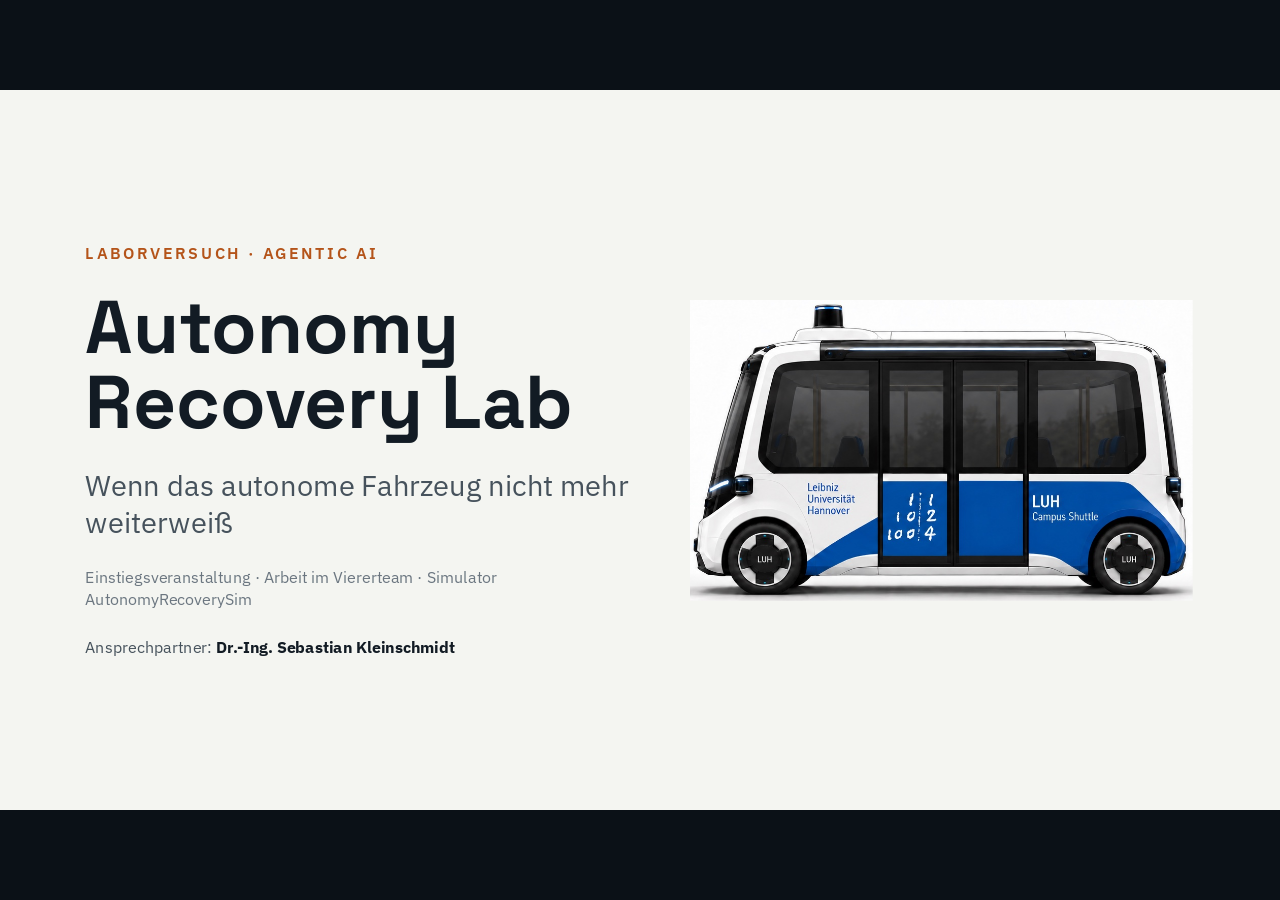
<file: docs/Auftakt_Autonomy_Recovery_Lab.html>
<!doctype html>
<html lang="de">
<head>
<meta charset="utf-8">
<meta name="viewport" content="width=device-width, initial-scale=1">
<title>Autonomy Recovery Lab – Einstieg</title>
<link rel="preconnect" href="https://fonts.googleapis.com">
<link rel="stylesheet" href="https://fonts.googleapis.com/css2?family=Space+Grotesk:wght@500;600;700&family=IBM+Plex+Sans:ital,wght@0,400;0,600;1,400&family=JetBrains+Mono:wght@400;600&display=swap">
<style>
  :root { --frame: #0B1117; }
  * { margin: 0; padding: 0; box-sizing: border-box; }
  html, body { height: 100%; background: var(--frame); overflow: hidden; }
  body { font-family: 'IBM Plex Sans', Arial, sans-serif; }
  #stage { position: absolute; left: 50%; top: 50%; width: 1920px; height: 1080px; transform-origin: center; }
  .slide { position: absolute; inset: 0; width: 1920px; height: 1080px; overflow: hidden; }
  .slide:not(.active) { display: none !important; }
  .slide div:not([style*="display"]) { display: flex; flex-direction: column; }
  .notes { display: none; }
  .shape-arrow-right { clip-path: polygon(0 30%, 60% 30%, 60% 0, 100% 50%, 60% 100%, 60% 70%, 0 70%); }
  #bar { position: fixed; left: 0; right: 0; bottom: 0; display: flex; gap: 12px; align-items: center; justify-content: flex-end;
         padding: 8px 16px; font: 14px 'IBM Plex Sans', Arial, sans-serif; color: #B9C4CC; opacity: 0; transition: opacity .2s; }
  body:hover #bar, #bar:focus-within { opacity: 1; }
  #bar button { background: #1C2833; color: #F4F5F1; border: 1px solid #2C3A47; border-radius: 6px; padding: 6px 12px; font: inherit; cursor: pointer; }
  #notes { position: fixed; left: 16px; right: 16px; bottom: 52px; max-height: 40vh; overflow: auto; display: none;
           background: #F4F5F1; color: #121B24; border-radius: 10px; padding: 16px 20px; font: 18px/1.5 'IBM Plex Sans', Arial, sans-serif; }
  body.show-notes #notes { display: block; }
  @media print {
    @page { size: 1920px 1080px; margin: 0; }
    html, body { height: auto; overflow: visible; background: none; }
    #stage { position: static; transform: none !important; width: auto; height: auto; }
    .slide, .slide:not(.active) { position: relative; display: flex !important; page-break-after: always; break-after: page; }
    #bar, #notes { display: none !important; }
  }
</style>
</head>
<body>
<main id="stage" aria-live="polite">
<section class="slide" data-number="1" id="cover" data-transition="fade" style="background:#F4F5F1;color:#121B24;font-family:'IBM Plex Sans', Arial, sans-serif;padding:128px;display:flex;flex-direction:row;align-items:center;gap:64px">
<div style="flex:1;display:flex;flex-direction:column;gap:40px">
<p style="font-size:24px;font-weight:600;letter-spacing:4px;text-transform:uppercase;color:#B4541A">Laborversuch · Agentic AI</p>
<h1 style="font-family:'Space Grotesk', Arial, sans-serif;font-size:112px;font-weight:700;line-height:1.0;color:#121B24">Autonomy<br>Recovery Lab</h1>
<p style="font-size:44px;line-height:1.25;color:#46525C">Wenn das autonome Fahrzeug nicht mehr weiterweiß</p>
<p style="font-size:24px;color:#6B7680">Einstiegsveranstaltung · Arbeit im Viererteam · Simulator AutonomyRecoverySim</p>
<p style="font-size:24px;color:#46525C">Ansprechpartner: <b style="color:#121B24">Dr.-Ing. Sebastian Kleinschmidt</b></p>
</div>
<img src="[data-uri]" alt="Autonomes Campus-Shuttle in Seitenansicht" style="width:760px;height:451px;object-fit:contain">
<aside class="notes">Willkommen zum Laborversuch. Das Bild zeigt ein autonomes Shuttle, wie es auf einem Campus fahren könnte. Solche Fahrzeuge fahren die meiste Zeit problemlos. Dieser Versuch beschäftigt sich mit den Momenten, in denen sie nicht weiterwissen, und mit der Frage, wie ein Agent mit Sprachmodell dann helfen kann, ohne selbst zum Risiko zu werden.</aside>
</section>
<section class="slide" data-number="2" id="lage" data-transition="fade" style="background:#121B24;color:#F4F5F1;font-family:'IBM Plex Sans', Arial, sans-serif;padding:128px 128px 160px;display:flex;flex-direction:column;gap:64px">
<div style="display:flex;flex-direction:column;gap:16px">
<p style="font-size:24px;font-weight:600;letter-spacing:4px;text-transform:uppercase;color:#F2994A">Das Problem</p>
<h2 style="font-family:'Space Grotesk', Arial, sans-serif;font-size:72px;font-weight:700;line-height:1.1;color:#F4F5F1">Das Fahrzeug steht und kommt nicht weiter</h2>
</div>
<div style="display:flex;flex-direction:row;gap:32px">
<div style="flex:1;display:flex;flex-direction:column;gap:24px;background:#1C2833;border:1px solid #2C3A47;border-radius:20px;padding:40px">
<svg class="icon" aria-hidden="true" viewBox="0 0 24 24" fill="none" stroke="currentColor" stroke-width="2" stroke-linecap="round" stroke-linejoin="round" style="color:#F2994A;width:56px;height:56px;flex:none"><path d="m21.73 18-8-14a2 2 0 0 0-3.48 0l-8 14A2 2 0 0 0 4 21h16a2 2 0 0 0 1.73-3"/><path d="M12 9v4"/><path d="M12 17h.01"/></svg>
<h3 style="font-size:32px;font-weight:600;line-height:1.25;color:#F4F5F1">Lieferwagen in zweiter Reihe</h3>
<p style="font-size:24px;line-height:1.4;color:#B9C4CC">Fährt er gleich weiter, oder ist der Fahrer weg?</p>
</div>
<div style="flex:1;display:flex;flex-direction:column;gap:24px;background:#1C2833;border:1px solid #2C3A47;border-radius:20px;padding:40px">
<svg class="icon" aria-hidden="true" viewBox="0 0 24 24" fill="none" stroke="currentColor" stroke-width="2" stroke-linecap="round" stroke-linejoin="round" style="color:#F2994A;width:56px;height:56px;flex:none"><path d="M4 14a1 1 0 0 1-.78-1.63l9.9-10.2a.5.5 0 0 1 .86.46l-1.92 6.02A1 1 0 0 0 13 10h7a1 1 0 0 1 .78 1.63l-9.9 10.2a.5.5 0 0 1-.86-.46l1.92-6.02A1 1 0 0 0 11 14z"/></svg>
<h3 style="font-size:32px;font-weight:600;line-height:1.25;color:#F4F5F1">Ampel ausgefallen</h3>
<p style="font-size:24px;line-height:1.4;color:#B9C4CC">Dunkel ist nicht rot. Wer gibt die Kreuzung frei?</p>
</div>
<div style="flex:1;display:flex;flex-direction:column;gap:24px;background:#1C2833;border:1px solid #2C3A47;border-radius:20px;padding:40px">
<svg class="icon" aria-hidden="true" viewBox="0 0 24 24" fill="none" stroke="currentColor" stroke-width="2" stroke-linecap="round" stroke-linejoin="round" style="color:#F2994A;width:56px;height:56px;flex:none"><circle cx="11" cy="11" r="8"/><path d="m21 21-4.3-4.3"/></svg>
<h3 style="font-size:32px;font-weight:600;line-height:1.25;color:#F4F5F1">Ladung auf der Fahrbahn</h3>
<p style="font-size:24px;line-height:1.4;color:#B9C4CC">Karton oder Stahlteil? Drüberfahren oder umfahren?</p>
</div>
<div style="flex:1;display:flex;flex-direction:column;gap:24px;background:#1C2833;border:1px solid #2C3A47;border-radius:20px;padding:40px">
<svg class="icon" aria-hidden="true" viewBox="0 0 24 24" fill="none" stroke="currentColor" stroke-width="2" stroke-linecap="round" stroke-linejoin="round" style="color:#F2994A;width:56px;height:56px;flex:none"><path d="M14.7 6.3a1 1 0 0 0 0 1.4l1.6 1.6a1 1 0 0 0 1.4 0l3.77-3.77a6 6 0 0 1-7.94 7.94l-6.91 6.91a2.12 2.12 0 0 1-3-3l6.91-6.91a6 6 0 0 1 7.94-7.94l-3.76 3.76z"/></svg>
<h3 style="font-size:32px;font-weight:600;line-height:1.25;color:#F4F5F1">Baustelle ohne Umleitung</h3>
<p style="font-size:24px;line-height:1.4;color:#B9C4CC">Wenden, umplanen oder die Leitstelle rufen?</p>
</div>
</div>
<p style="font-size:32px;line-height:1.4;color:#B9C4CC">Der Fahrstack hält sicher an, <span style="color:#F4F5F1">löst die Lage aber nicht auf</span>. Dafür gibt es in diesem Labor einen eigenen Agenten.</p>
<p style="position:absolute;left:128px;bottom:64px;width:1200px;font-size:24px;color:#8C99A4">Autonomy Recovery Lab · Einstieg</p>
<p style="position:absolute;right:128px;bottom:64px;width:200px;font-size:24px;color:#8C99A4;text-align:right">2</p>
<aside class="notes">Vier typische Lagen, alle im Simulator enthalten. Allen gemeinsam ist: Das Fahrzeug verhält sich korrekt, indem es anhält. Aber Anhalten ist keine Lösung. Ein menschlicher Fahrer würde jetzt nachdenken, genauer hinsehen und dann etwas tun, zum Beispiel vorsichtig vorbeifahren, warten oder umkehren. Genau diese Rolle übernimmt euer Agent.</aside>
</section>
<section class="slide" data-number="3" id="rolle" data-transition="fade" style="background:#F4F5F1;color:#121B24;font-family:'IBM Plex Sans', Arial, sans-serif;padding:128px 128px 160px;display:flex;flex-direction:column;gap:64px">
<div style="display:flex;flex-direction:column;gap:16px">
<p style="font-size:24px;font-weight:600;letter-spacing:4px;text-transform:uppercase;color:#B4541A">Eure Aufgabe</p>
<h2 style="font-family:'Space Grotesk', Arial, sans-serif;font-size:72px;font-weight:700;line-height:1.1;color:#121B24">Euer Agent übernimmt ab dem Stillstand</h2>
</div>
<div style="display:flex;flex-direction:row;align-items:center;gap:24px">
<div style="flex:1;display:flex;flex-direction:column;gap:20px;background:#FBFBF8;border:1px solid #D5DAD3;border-radius:20px;padding:40px">
<p style="font-family:'Space Grotesk', Arial, sans-serif;font-size:44px;font-weight:700;color:#2A64A0">1</p>
<h3 style="font-size:32px;font-weight:600;line-height:1.25;color:#121B24">Lage untersuchen</h3>
<p style="font-size:24px;line-height:1.4;color:#46525C">Werkzeuge abfragen: Hindernis, Gegenverkehr, Sicht, Karte, Mission, Fahrstack</p>
</div>
<div class="shape shape-arrow-right" aria-hidden="true" style="background:#B4541A;width:56px;height:32px;flex:none"></div>
<div style="flex:1;display:flex;flex-direction:column;gap:20px;background:#FBFBF8;border:1px solid #D5DAD3;border-radius:20px;padding:40px">
<p style="font-family:'Space Grotesk', Arial, sans-serif;font-size:44px;font-weight:700;color:#2A64A0">2</p>
<h3 style="font-size:32px;font-weight:600;line-height:1.25;color:#121B24">Befehl wählen</h3>
<p style="font-size:24px;line-height:1.4;color:#46525C">Genau ein High-Level-Befehl mit Parametern und Begründung</p>
</div>
<div class="shape shape-arrow-right" aria-hidden="true" style="background:#B4541A;width:56px;height:32px;flex:none"></div>
<div style="flex:1;display:flex;flex-direction:column;gap:20px;background:#FBFBF8;border:1px solid #D5DAD3;border-radius:20px;padding:40px">
<p style="font-family:'Space Grotesk', Arial, sans-serif;font-size:44px;font-weight:700;color:#2A64A0">3</p>
<h3 style="font-size:32px;font-weight:600;line-height:1.25;color:#121B24">Simulator prüft und fährt</h3>
<p style="font-size:24px;line-height:1.4;color:#46525C">Regeln, Sicherheit, Ausführung; gemessen werden Sicherheit, Erfolg, Standzeit, Kosten</p>
</div>
</div>
<p style="font-size:32px;line-height:1.4;color:#46525C"><b style="color:#121B24">Kein Lenkrad, keine Trajektorie.</b> Der Agent entscheidet, <i>was</i> geschieht. <i>Wie</i> gelenkt und gebremst wird, erledigt der zertifizierte Ausführer.</p>
<p style="position:absolute;left:128px;bottom:64px;width:1200px;font-size:24px;color:#6B7680">Autonomy Recovery Lab · Einstieg</p>
<p style="position:absolute;right:128px;bottom:64px;width:200px;font-size:24px;color:#6B7680;text-align:right">3</p>
<aside class="notes">Der Agent wird erst gerufen, wenn der Stillstandsmonitor einen möglichen Deadlock meldet. Dann hat er ein begrenztes Budget an Werkzeugaufrufen, um die Lage zu verstehen, und reicht einen Befehl ein. Wichtig für das Verständnis: Der Agent ist kein Fahrer. Er ist eher wie ein Disponent, der sagt: Fahr vorsichtig links vorbei, maximal 35 Meter. Die Ausführung und die Sicherheitsüberwachung bleiben Infrastruktur.</aside>
</section>
<section class="slide" data-number="4" id="frage" data-transition="fade" style="background:#E7EAE4;color:#121B24;font-family:'IBM Plex Sans', Arial, sans-serif;padding:128px 128px 160px;display:flex;flex-direction:column;gap:56px">
<div style="display:flex;flex-direction:column;gap:16px">
<p style="font-size:24px;font-weight:600;letter-spacing:4px;text-transform:uppercase;color:#B4541A">Die erste Frage</p>
<h2 style="font-family:'Space Grotesk', Arial, sans-serif;font-size:72px;font-weight:700;line-height:1.1;color:#121B24">Steckt das Fahrzeug wirklich fest?</h2>
</div>
<div style="display:flex;flex-direction:row;gap:32px">
<div style="flex:1;display:flex;flex-direction:column;gap:24px;background:#FBFBF8;border:1px solid #D5DAD3;border-radius:20px;padding:48px">
<div style="display:flex;flex-direction:row;align-items:center;gap:20px">
<svg class="icon" aria-hidden="true" viewBox="0 0 24 24" fill="none" stroke="currentColor" stroke-width="2" stroke-linecap="round" stroke-linejoin="round" style="color:#2A64A0;width:48px;height:48px;flex:none"><circle cx="12" cy="12" r="10"/><polyline points="12 6 12 12 16 14"/></svg>
<h3 style="font-size:32px;font-weight:600;color:#121B24">Warten ist richtig</h3>
</div>
<p style="font-size:32px;line-height:1.4;color:#46525C">Rote Ampel, Güterzug am Bahnübergang, Stau, geplanter Halt</p>
<p style="font-size:32px;line-height:1.4;color:#2A64A0;font-weight:600">Wer hier eingreift, löst einen Fehlalarm aus.</p>
</div>
<div style="flex:1;display:flex;flex-direction:column;gap:24px;background:#FBFBF8;border:1px solid #D5DAD3;border-radius:20px;padding:48px">
<div style="display:flex;flex-direction:row;align-items:center;gap:20px">
<svg class="icon" aria-hidden="true" viewBox="0 0 24 24" fill="none" stroke="currentColor" stroke-width="2" stroke-linecap="round" stroke-linejoin="round" style="color:#B4541A;width:48px;height:48px;flex:none"><path d="M4 14a1 1 0 0 1-.78-1.63l9.9-10.2a.5.5 0 0 1 .86.46l-1.92 6.02A1 1 0 0 0 13 10h7a1 1 0 0 1 .78 1.63l-9.9 10.2a.5.5 0 0 1-.86-.46l1.92-6.02A1 1 0 0 0 11 14z"/></svg>
<h3 style="font-size:32px;font-weight:600;color:#121B24">Eingriff ist nötig</h3>
</div>
<p style="font-size:32px;line-height:1.4;color:#46525C">Ampel dunkel, grüne Ampel mit Blockade, Lieferwagen ohne Fahrer</p>
<p style="font-size:32px;line-height:1.4;color:#B4541A;font-weight:600">Wer hier wartet, verpasst den Eingriff.</p>
</div>
</div>
<p style="font-size:32px;line-height:1.4;color:#46525C">Der Stillstandsmonitor ruft euren Agenten bei <b style="color:#121B24">jedem</b> Halt. Unterscheiden muss der Agent selbst.</p>
<p style="position:absolute;left:128px;bottom:64px;width:1200px;font-size:24px;color:#6B7680">Autonomy Recovery Lab · Einstieg</p>
<p style="position:absolute;right:128px;bottom:64px;width:200px;font-size:24px;color:#6B7680;text-align:right">4</p>
<aside class="notes">Das ist die wichtigste und am häufigsten unterschätzte Teilaufgabe. Der Monitor ist absichtlich dumm: Er sieht nur, dass das Fahrzeug steht. Ein Agent, der immer eingreift, fährt bei Rot los. Ein Agent, der immer wartet, steht ewig hinter einem verlassenen Lieferwagen. Beide Fehlerarten werden getrennt gemessen, als Fehlalarm und als verpasster Eingriff. Die Kontroll- und Blockadefälle der Sprint-Sets sind genau dafür gebaut.</aside>
</section>
<section class="slide" data-number="5" id="sehen" data-transition="fade" style="background:#121B24;color:#F4F5F1;font-family:'IBM Plex Sans', Arial, sans-serif;padding:128px 128px 160px;display:flex;flex-direction:column;gap:56px">
<div style="display:flex;flex-direction:column;gap:16px">
<p style="font-size:24px;font-weight:600;letter-spacing:4px;text-transform:uppercase;color:#F2994A">Wahrnehmung</p>
<h2 style="font-family:'Space Grotesk', Arial, sans-serif;font-size:72px;font-weight:700;line-height:1.1;color:#F4F5F1">Was euer Agent zu sehen bekommt</h2>
</div>
<div style="display:flex;flex-direction:row;gap:32px">
<div style="flex:1;display:flex;flex-direction:column;gap:24px;background:#1C2833;border:1px solid #2C3A47;border-radius:20px;padding:40px">
<h3 style="font-size:32px;font-weight:600;color:#7FB2E5">Objektliste mit Unsicherheit</h3>
<p style="font-family:'JetBrains Mono', 'Courier New', monospace;font-size:24px;line-height:1.4;color:#DCE3E8">{<br>&#160;&#160;"existence_probability": 0.97,<br>&#160;&#160;"classification": [<br>&#160;&#160;&#160;&#160;{"label": "VAN", "probability": 0.81},<br>&#160;&#160;&#160;&#160;{"label": "TRUCK", "probability": 0.19}],<br>&#160;&#160;"kinematics": {<br>&#160;&#160;&#160;&#160;"position_m": [18.4, 0.1],<br>&#160;&#160;&#160;&#160;"position_std_m": [0.3, 0.2],<br>&#160;&#160;&#160;&#160;"motion_state": "STATIONARY"},<br>&#160;&#160;"lane_association": {"lane": "EGO_LANE"} }</p>
</div>
<div style="flex:1;display:flex;flex-direction:column;gap:32px;background:#1C2833;border:1px solid #2C3A47;border-radius:20px;padding:40px">
<h3 style="font-size:32px;font-weight:600;color:#7FB2E5">Selbstauskunft des Fahrstacks</h3>
<p style="font-size:44px;line-height:1.25;font-style:italic;color:#F4F5F1">“There is a stopped delivery van in the ego lane, so I stop and wait.”</p>
<p style="font-family:'JetBrains Mono', 'Courier New', monospace;font-size:24px;color:#DCE3E8">dazu Kamerabeschreibungen über get_camera_caption</p>
<p style="font-size:24px;line-height:1.4;color:#B9C4CC">Begründung im Stil von NVIDIA Alpamayo. Sie klingt plausibel und kann trotzdem falsch sein: <span style="color:#F2994A">gegen die Messungen prüfen.</span></p>
</div>
</div>
<p style="font-size:32px;line-height:1.4;color:#B9C4CC">Dazu Lageprüfungen auf derselben Objektliste: get_blocker, check_oncoming_traffic, … <span style="color:#B4541A;font-weight:600">Alle Ausgaben auf Englisch, als JSON.</span></p>
<p style="position:absolute;left:128px;bottom:64px;width:1200px;font-size:24px;color:#8C99A4">Autonomy Recovery Lab · Einstieg · Beispielwerte, gekürzt</p>
<p style="position:absolute;right:128px;bottom:64px;width:200px;font-size:24px;color:#8C99A4;text-align:right">5</p>
<aside class="notes">Euer Agent sieht von Anfang an das, was ein realer Fahrstack liefert, etwa Autoware: eine Objektliste mit Klassen und Wahrscheinlichkeiten, Positionen mit Standardabweichung, Tracks mit Alter, dazu Sichtabdeckung und Karte. Lageprüfungen wie get_blocker oder check_oncoming_traffic rechnen auf derselben Objektliste. Zusätzlich begründet der Fahrstack sein Verhalten in Text, angelehnt an NVIDIA Alpamayo, und beschreibt auf Anfrage, was seine Kameras sehen. Manche Hinweise stehen nur dort. Der Kernpunkt: Text, der überzeugend klingt, ist kein Beleg. Alle Ausgaben sind englisch und kommen als JSON. Die Werte auf der Folie sind gekürzte Beispielwerte.</aside>
</section>
<section class="slide" data-number="6" id="befehle" data-transition="fade" style="background:#F4F5F1;color:#121B24;font-family:'IBM Plex Sans', Arial, sans-serif;padding:128px 128px 160px;display:flex;flex-direction:column;gap:48px">
<div style="display:flex;flex-direction:column;gap:16px">
<p style="font-size:24px;font-weight:600;letter-spacing:4px;text-transform:uppercase;color:#B4541A">Handlungsraum</p>
<h2 style="font-family:'Space Grotesk', Arial, sans-serif;font-size:72px;font-weight:700;line-height:1.1;color:#121B24">15 Befehle, aber kein Lenkrad</h2>
</div>
<div style="display:grid;grid-template-columns:1fr 1fr 1fr;gap:24px">
<div style="display:flex;flex-direction:column;gap:12px;background:#FBFBF8;border:1px solid #D5DAD3;border-radius:16px;padding:28px 32px">
<h3 style="font-size:32px;font-weight:600;color:#2A64A0">Warten und warnen</h3>
<p style="font-family:'JetBrains Mono', 'Courier New', monospace;font-size:24px;line-height:1.3;color:#46525C">WAIT<br>HONK</p>
<p style="font-size:24px;line-height:1.4;color:#46525C">WAIT beobachtet auch; HONK nur bei Gefahr</p>
</div>
<div style="display:flex;flex-direction:column;gap:12px;background:#FBFBF8;border:1px solid #D5DAD3;border-radius:16px;padding:28px 32px">
<h3 style="font-size:32px;font-weight:600;color:#2A64A0">Vorbeifahren</h3>
<p style="font-family:'JetBrains Mono', 'Courier New', monospace;font-size:24px;line-height:1.3;color:#46525C">PASS_OBSTACLE<br>CROSS_LOW_RISK_OBJECT<br>REVERSE_SHORT</p>
</div>
<div style="display:flex;flex-direction:column;gap:12px;background:#FBFBF8;border:1px solid #D5DAD3;border-radius:16px;padding:28px 32px">
<h3 style="font-size:32px;font-weight:600;color:#2A64A0">Neue Lage beim Ausscheren</h3>
<p style="font-family:'JetBrains Mono', 'Courier New', monospace;font-size:24px;line-height:1.3;color:#46525C">RESUME · ABORT_TO_LANE</p>
<p style="font-size:24px;line-height:1.4;color:#46525C">hält an, wenn sich etwas ändert; die Uhr läuft weiter</p>
</div>
<div style="display:flex;flex-direction:column;gap:12px;background:#FBFBF8;border:1px solid #D5DAD3;border-radius:16px;padding:28px 32px">
<h3 style="font-size:32px;font-weight:600;color:#2A64A0">Route und Mission</h3>
<p style="font-family:'JetBrains Mono', 'Courier New', monospace;font-size:24px;line-height:1.3;color:#46525C">REPLAN_ROUTE<br>PULL_OVER · DROP_PASSENGER<br>RETURN_HOME</p>
</div>
<div style="display:flex;flex-direction:column;gap:12px;background:#FBFBF8;border:1px solid #D5DAD3;border-radius:16px;padding:28px 32px">
<h3 style="font-size:32px;font-weight:600;color:#2A64A0">Leitstelle und Halt</h3>
<p style="font-family:'JetBrains Mono', 'Courier New', monospace;font-size:24px;line-height:1.3;color:#46525C">REQUEST_REMOTE_ASSISTANCE<br>SAFE_STOP</p>
<p style="font-size:24px;line-height:1.4;color:#46525C">die Leitstelle antwortet mit einer Anweisung</p>
</div>
<div style="display:flex;flex-direction:column;gap:12px;background:#FBFBF8;border:1px solid #D5DAD3;border-radius:16px;padding:28px 32px">
<h3 style="font-size:32px;font-weight:600;color:#B4541A">Nach einem Unfall</h3>
<p style="font-family:'JetBrains Mono', 'Courier New', monospace;font-size:24px;line-height:1.3;color:#46525C">SECURE_SCENE<br>REPORT_INCIDENT</p>
<p style="font-size:24px;line-height:1.4;color:#46525C">Weiterfahren ohne Meldung zählt wie ein Personenschaden</p>
</div>
</div>
<p style="position:absolute;left:128px;bottom:64px;width:1200px;font-size:24px;color:#6B7680">Autonomy Recovery Lab · Einstieg · Details in COMMANDS.md</p>
<p style="position:absolute;right:128px;bottom:64px;width:200px;font-size:24px;color:#6B7680;text-align:right">6</p>
<aside class="notes">Der Katalog ist fest. Ihr könnt keine neuen Befehle erfinden, genau wie in einem echten Fahrzeug, in dem der Ausführer zertifiziert ist. Parameter gibt es nur, wo sie etwas bewirken, etwa die Seite beim Vorbeifahren. Eure Arbeit ist die Entscheidung, welcher Befehl wann passt. Besonders ist PASS_OBSTACLE: Das Fahrzeug schert erst zum Schauen aus. Taucht dabei etwas Neues auf, hält es an, und euer Agent wird erneut gefragt, während die Zeit weiterläuft. Die Leitstelle fährt nicht selbst, sondern antwortet mit einer Anweisung, die euer Agent befolgen muss. Für den Fall, dass es doch knallt, gibt es eigene Befehle zur Unfallabwicklung.</aside>
</section>
<section class="slide" data-number="7" id="vertrag" data-transition="fade" style="background:#121B24;color:#F4F5F1;font-family:'IBM Plex Sans', Arial, sans-serif;padding:128px 128px 160px;display:flex;flex-direction:column;gap:56px">
<div style="display:flex;flex-direction:column;gap:16px">
<p style="font-size:24px;font-weight:600;letter-spacing:4px;text-transform:uppercase;color:#F2994A">Sicherheitsvertrag</p>
<h2 style="font-family:'Space Grotesk', Arial, sans-serif;font-size:72px;font-weight:700;line-height:1.1;color:#F4F5F1">Der Simulator traut eurem Agenten nicht</h2>
</div>
<div style="display:flex;flex-direction:row;gap:48px">
<div style="flex:1;display:flex;flex-direction:column;gap:32px">
<div style="display:flex;flex-direction:row;gap:24px;align-items:start">
<svg class="icon" aria-hidden="true" viewBox="0 0 24 24" fill="none" stroke="currentColor" stroke-width="2" stroke-linecap="round" stroke-linejoin="round" style="color:#7FB2E5;width:48px;height:48px;flex:none"><rect width="18" height="11" x="3" y="11" rx="2" ry="2"/><path d="M7 11V7a5 5 0 0 1 10 0v4"/></svg>
<div style="flex:1;display:flex;flex-direction:column;gap:8px">
<h3 style="font-size:32px;font-weight:600;color:#F4F5F1">Harte Regeln</h3>
<p style="font-size:24px;line-height:1.4;color:#B9C4CC">Durchgezogene Linie, Absperrung, Wegfahren nach einem Unfall: nie übersteuerbar</p>
</div>
</div>
<div style="display:flex;flex-direction:row;gap:24px;align-items:start">
<svg class="icon" aria-hidden="true" viewBox="0 0 24 24" fill="none" stroke="currentColor" stroke-width="2" stroke-linecap="round" stroke-linejoin="round" style="color:#7FB2E5;width:48px;height:48px;flex:none"><circle cx="12" cy="12" r="10"/><polyline points="12 6 12 12 16 14"/></svg>
<div style="flex:1;display:flex;flex-direction:column;gap:8px">
<h3 style="font-size:32px;font-weight:600;color:#F4F5F1">Budgets</h3>
<p style="font-size:24px;line-height:1.4;color:#B9C4CC">14 Werkzeugaufrufe und 3 Entscheidungsversuche je Runde, begrenzte Befehle je Episode</p>
</div>
</div>
<div style="display:flex;flex-direction:row;gap:24px;align-items:start">
<svg class="icon" aria-hidden="true" viewBox="0 0 24 24" fill="none" stroke="currentColor" stroke-width="2" stroke-linecap="round" stroke-linejoin="round" style="color:#7FB2E5;width:48px;height:48px;flex:none"><path d="M3.85 8.62a4 4 0 0 1 4.78-4.77 4 4 0 0 1 6.74 0 4 4 0 0 1 4.78 4.78 4 4 0 0 1 0 6.74 4 4 0 0 1-4.77 4.78 4 4 0 0 1-6.75 0 4 4 0 0 1-4.78-4.77 4 4 0 0 1 0-6.76Z"/><path d="m9 12 2 2 4-4"/></svg>
<div style="flex:1;display:flex;flex-direction:column;gap:8px">
<h3 style="font-size:32px;font-weight:600;color:#F4F5F1">Fail-safe</h3>
<p style="font-size:24px;line-height:1.4;color:#B9C4CC">Bei Fehler, Zeitüberschreitung oder ungültiger Ausgabe immer WAIT</p>
</div>
</div>
</div>
<div style="flex:1;display:flex;flex-direction:column;gap:16px">
<h3 style="font-size:32px;font-weight:600;color:#F4F5F1">Ein festes Verhalten von Anfang an</h3>
<div style="display:flex;flex-direction:row;align-items:center;gap:24px;background:#1C2833;border:1px solid #2C3A47;border-radius:16px;padding:24px 32px">
<p style="font-family:'JetBrains Mono', 'Courier New', monospace;font-size:24px;font-weight:600;color:#7FB2E5;width:170px">Belege</p>
<p style="flex:1;font-size:24px;line-height:1.4;color:#DCE3E8">Manöver ohne Pflichtprüfungen oder gegen gemeldeten Gegenverkehr: negativ bewertet</p>
</div>
<div style="display:flex;flex-direction:row;align-items:center;gap:24px;background:#1C2833;border:1px solid #2C3A47;border-radius:16px;padding:24px 32px">
<p style="font-family:'JetBrains Mono', 'Courier New', monospace;font-size:24px;font-weight:600;color:#F2C14E;width:170px">Risiko</p>
<p style="flex:1;font-size:24px;line-height:1.4;color:#DCE3E8">Der Agent prüft Risiken und beobachtet erneut</p>
</div>
<div style="display:flex;flex-direction:row;align-items:center;gap:24px;background:#1C2833;border:1px solid #2C3A47;border-radius:16px;padding:24px 32px">
<p style="font-family:'JetBrains Mono', 'Courier New', monospace;font-size:24px;font-weight:600;color:#F2994A;width:170px">Grenzen</p>
<p style="flex:1;font-size:24px;line-height:1.4;color:#DCE3E8">Verkehrsregeln, Manövergrenzen und Notbremse bleiben aktiv</p>
</div>
</div>
</div>
<p style="position:absolute;left:128px;bottom:64px;width:1200px;font-size:24px;color:#8C99A4">Autonomy Recovery Lab · Einstieg</p>
<p style="position:absolute;right:128px;bottom:64px;width:200px;font-size:24px;color:#8C99A4;text-align:right">7</p>
<aside class="notes">Der Agent verantwortet seine Sicherheitsbeurteilung von Anfang an. Fehlende Belege und übergehbare Lagebedenken werden als Warnungen protokolliert und verhindern ein bestandenes Ergebnis. Verkehrsregeln, Manövergrenzen und die sensorbasierte Notbremse bleiben aktiv. Neu auftretende Gefahren lösen keinen vorausschauenden automatischen Abbruch aus. Der Agent muss an Checkpoints erneut beobachten, nach dem Manöver den Fahrzeugstatus prüfen und bei einem Aufprall die Stelle sichern und den Unfall melden. In Sprint 4 baut ihr diese eigenen Schutzregeln systematisch aus.</aside>
</section>
<section class="slide" data-number="8" id="dynamik" data-transition="fade" style="background:#E8782A;color:#121B24;font-family:'IBM Plex Sans', Arial, sans-serif;padding:128px 128px 160px;display:flex;flex-direction:column;gap:40px">
<div style="display:flex;flex-direction:column;gap:16px">
<p style="font-size:24px;font-weight:600;letter-spacing:4px;text-transform:uppercase;color:#121B24">Lagen ändern sich</p>
<h2 style="font-family:'Space Grotesk', Arial, sans-serif;font-size:72px;font-weight:700;line-height:1.1;color:#121B24">Manche Ursachen zeigen sich erst beim Ausscheren</h2>
</div>
<svg aria-label="Drei Phasen von oben: Das Ego-Fahrzeug steht hinter einem Lieferwagen, die Unfallstelle davor ist verdeckt. Dann schert es aus, sein Sichtkegel erfasst die Unfallstelle. Zuletzt fährt es zurück in die Spur und wendet." width="1664" height="300" viewBox="0 0 1664 300" xmlns="http://www.w3.org/2000/svg">
<g>
<rect x="0" y="20" width="520" height="260" rx="18" fill="#2B333B"/>
<line x1="0" y1="150" x2="520" y2="150" stroke="#E9ECE6" stroke-width="4" stroke-dasharray="26 18"/>
<polygon points="240,215 300,170 300,262" fill="#F2C14E" opacity="0.35"/>
<rect x="300" y="168" width="120" height="94" rx="10" fill="#C9CED2"/>
<g opacity="0.3"><rect x="440" y="172" width="58" height="34" rx="6" fill="none" stroke="#E9ECE6" stroke-width="3" stroke-dasharray="8 6" transform="rotate(18 469 189)"/><rect x="448" y="222" width="56" height="32" rx="6" fill="none" stroke="#E9ECE6" stroke-width="3" stroke-dasharray="8 6" transform="rotate(-14 476 238)"/></g>
<rect x="120" y="185" width="120" height="60" rx="12" fill="#5B9BE0"/>
</g>
<g transform="translate(572 0)">
<rect x="0" y="20" width="520" height="260" rx="18" fill="#2B333B"/>
<line x1="0" y1="150" x2="520" y2="150" stroke="#E9ECE6" stroke-width="4" stroke-dasharray="26 18"/>
<polygon points="282,150 520,70 520,270" fill="#F2C14E" opacity="0.35"/>
<rect x="300" y="168" width="120" height="94" rx="10" fill="#C9CED2"/>
<rect x="440" y="172" width="58" height="34" rx="6" fill="#E8782A" transform="rotate(18 469 189)"/>
<rect x="448" y="222" width="56" height="32" rx="6" fill="#F2C14E" transform="rotate(-14 476 238)"/>
<rect x="162" y="122" width="120" height="60" rx="12" fill="#5B9BE0" transform="rotate(-10 222 152)"/>
</g>
<g transform="translate(1144 0)">
<rect x="0" y="20" width="520" height="260" rx="18" fill="#2B333B"/>
<line x1="0" y1="150" x2="520" y2="150" stroke="#E9ECE6" stroke-width="4" stroke-dasharray="26 18"/>
<rect x="300" y="168" width="120" height="94" rx="10" fill="#C9CED2"/>
<rect x="440" y="172" width="58" height="34" rx="6" fill="#E8782A" transform="rotate(18 469 189)"/>
<rect x="448" y="222" width="56" height="32" rx="6" fill="#F2C14E" transform="rotate(-14 476 238)"/>
<rect x="150" y="185" width="120" height="60" rx="12" fill="#5B9BE0"/>
<path d="M 180 185 C 180 110, 150 92, 78 92" fill="none" stroke="#F2C14E" stroke-width="10" stroke-linecap="round"/>
<polygon points="46,92 82,70 82,114" fill="#F2C14E"/>
</g>
</svg>
<div style="display:flex;flex-direction:row;gap:52px">
<div style="flex:1;display:flex;flex-direction:column;gap:8px">
<h3 style="font-size:32px;font-weight:600;line-height:1.25;color:#121B24">1 · Lieferwagen steht ohne Grund</h3>
<p style="font-size:24px;line-height:1.4;color:#121B24">Von hier aus ist nicht zu erkennen, was davor liegt.</p>
</div>
<div style="flex:1;display:flex;flex-direction:column;gap:8px">
<h3 style="font-size:32px;font-weight:600;line-height:1.25;color:#121B24">2 · Ausscheren, Checkpoint</h3>
<p style="font-size:24px;line-height:1.4;color:#121B24">PASS_OBSTACLE hält ausgeschert an. Jetzt ist die Unfallstelle sichtbar.</p>
</div>
<div style="flex:1;display:flex;flex-direction:column;gap:8px">
<h3 style="font-size:32px;font-weight:600;line-height:1.25;color:#121B24">3 · Neu entscheiden</h3>
<p style="font-size:24px;line-height:1.4;color:#121B24">Zurück in die Spur und wenden. Die Uhr läuft die ganze Zeit.</p>
</div>
</div>
<p style="position:absolute;left:128px;bottom:64px;width:1200px;font-size:24px;color:#121B24">Autonomy Recovery Lab · Einstieg · Szenariofamilie F1</p>
<p style="position:absolute;right:128px;bottom:64px;width:200px;font-size:24px;color:#121B24;text-align:right">8</p>
<aside class="notes">Das ist ein Beispiel aus den Szenariofamilien. Ein Lieferwagen steht scheinbar grundlos. Der Agent entscheidet sich zu überholen. Das Manöver schert aus und hält an einem Checkpoint. Erst jetzt sieht der Agent, dass vor dem Lieferwagen eine Unfallstelle liegt. Er muss neu entscheiden: zurück in die Spur und wenden. Das Prinzip dahinter: Ein guter Agent plant nicht einmal und führt dann blind aus, sondern prüft an jedem Punkt ohne Rückkehr erneut. Wichtig ist auch die Fairness: Jede Überraschung hat einen Hinweis, den ein aufmerksamer Agent mit einem Werkzeug erkennen kann.</aside>
</section>
<section class="slide" data-number="9" id="simulator" data-transition="fade" style="background:#E7EAE4;color:#121B24;font-family:'IBM Plex Sans', Arial, sans-serif;padding:128px 128px 160px;display:flex;flex-direction:column;gap:56px">
<div style="display:flex;flex-direction:column;gap:16px">
<p style="font-size:24px;font-weight:600;letter-spacing:4px;text-transform:uppercase;color:#B4541A">AutonomyRecoverySim</p>
<h2 style="font-family:'Space Grotesk', Arial, sans-serif;font-size:72px;font-weight:700;line-height:1.1;color:#121B24">Ein Simulator auf Straßen in Hannover</h2>
</div>
<div style="display:flex;flex-direction:row;gap:24px">
<div style="flex:1;display:flex;flex-direction:column;gap:16px;background:#FBFBF8;border:1px solid #D5DAD3;border-radius:20px;padding:40px">
<p style="font-family:'Space Grotesk', Arial, sans-serif;font-size:112px;font-weight:700;line-height:1.0;color:#2A64A0">63</p>
<p style="font-size:24px;line-height:1.4;color:#46525C">Szenarien auf echten Straßen aus OpenStreetMap</p>
</div>
<div style="flex:1;display:flex;flex-direction:column;gap:16px;background:#FBFBF8;border:1px solid #D5DAD3;border-radius:20px;padding:40px">
<p style="font-family:'Space Grotesk', Arial, sans-serif;font-size:112px;font-weight:700;line-height:1.0;color:#2A64A0">6 × 3</p>
<p style="font-size:24px;line-height:1.4;color:#46525C">Szenariofamilien, deren Lage sich ändert</p>
</div>
<div style="flex:1;display:flex;flex-direction:column;gap:16px;background:#FBFBF8;border:1px solid #D5DAD3;border-radius:20px;padding:40px">
<p style="font-family:'Space Grotesk', Arial, sans-serif;font-size:112px;font-weight:700;line-height:1.0;color:#2A64A0">15</p>
<p style="font-size:24px;line-height:1.4;color:#46525C">Befehle mit Regel- und Sicherheitsprüfung</p>
</div>
<div style="flex:1;display:flex;flex-direction:column;gap:16px;background:#FBFBF8;border:1px solid #D5DAD3;border-radius:20px;padding:40px">
<p style="font-family:'Space Grotesk', Arial, sans-serif;font-size:112px;font-weight:700;line-height:1.0;color:#2A64A0">0</p>
<p style="font-size:24px;line-height:1.4;color:#46525C">GPUs nötig: nur Python und die Standardbibliothek</p>
</div>
</div>
<div style="display:flex;flex-direction:row;gap:48px">
<div style="flex:1;display:flex;flex-direction:row;align-items:center;gap:20px">
<svg class="icon" aria-hidden="true" viewBox="0 0 24 24" fill="none" stroke="currentColor" stroke-width="2" stroke-linecap="round" stroke-linejoin="round" style="color:#B4541A;width:48px;height:48px;flex:none"><circle cx="12" cy="12" r="10"/><path d="M12 2a14.5 14.5 0 0 0 0 20 14.5 14.5 0 0 0 0-20"/><path d="M2 12h20"/></svg>
<p style="flex:1;font-size:24px;line-height:1.4;color:#46525C">Browser mit 2D- und 3D-Ansicht</p>
</div>
<div style="flex:1;display:flex;flex-direction:row;align-items:center;gap:20px">
<svg class="icon" aria-hidden="true" viewBox="0 0 24 24" fill="none" stroke="currentColor" stroke-width="2" stroke-linecap="round" stroke-linejoin="round" style="color:#B4541A;width:48px;height:48px;flex:none"><polygon points="6 3 20 12 6 21 6 3"/></svg>
<p style="flex:1;font-size:24px;line-height:1.4;color:#46525C">Recovery Console: selbst Agent spielen</p>
</div>
<div style="flex:1;display:flex;flex-direction:row;align-items:center;gap:20px">
<svg class="icon" aria-hidden="true" viewBox="0 0 24 24" fill="none" stroke="currentColor" stroke-width="2" stroke-linecap="round" stroke-linejoin="round" style="color:#B4541A;width:48px;height:48px;flex:none"><path d="M3 3v18h18"/><path d="M18 17V9"/><path d="M13 17V5"/><path d="M8 17v-3"/></svg>
<p style="flex:1;font-size:24px;line-height:1.4;color:#46525C">Batchläufe mit Bericht und Kostenmodell</p>
</div>
</div>
<p style="position:absolute;left:128px;bottom:64px;width:1200px;font-size:24px;color:#6B7680">Autonomy Recovery Lab · Einstieg · Kartendaten © OpenStreetMap-Mitwirkende</p>
<p style="position:absolute;right:128px;bottom:64px;width:200px;font-size:24px;color:#6B7680;text-align:right">9</p>
<aside class="notes">Der Simulator ist bewusst einfach gehalten: ein deterministischer 2D-Simulator in reinem Python. Er läuft auf jedem Laptop, ohne GPU und ohne Modellgewichte. Die Straßen sind echte Straßen in Hannover aus OpenStreetMap. Es gibt 63 Einzelszenarien und sechs Szenariofamilien mit je drei Varianten, die gesammelt zum jeweiligen Sprintbeginn freigegeben werden. Zum Bootcamp stehen drei Einstiegsfälle bereit. Zusätzliche Prüfungsszenarien werden erst nach dem Agent-Freeze im Sprint Review ausgegeben und mit dem unveränderten Agenten auf dem Beamer vorgeführt. Robustheit prüfen wir außerdem mit weiteren Seeds. Das Kostenmodell bildet ab, was einen Betreiber Geld kostet: Personenschäden am meisten, dann Sachschäden, dazu jeder Anruf in der Leitstelle und jede Minute Standzeit.</aside>
</section>
<section class="slide" data-number="10" id="track" data-transition="fade" style="background:#121B24;color:#F4F5F1;font-family:'IBM Plex Sans', Arial, sans-serif;padding:128px 128px 160px;display:flex;flex-direction:column;gap:48px">
<div style="display:flex;flex-direction:column;gap:16px">
<p style="font-size:24px;font-weight:600;letter-spacing:4px;text-transform:uppercase;color:#F2994A">Der Ablauf</p>
<h2 style="font-family:'Space Grotesk', Arial, sans-serif;font-size:72px;font-weight:700;line-height:1.1;color:#F4F5F1">Jeder Sprint bringt neue Szenarien</h2>
</div>
<div style="display:flex;flex-direction:column;gap:12px">
<div style="display:flex;flex-direction:row;align-items:center;gap:24px;border-radius:12px;padding:0 28px"><p style="width:220px;flex:none;font-size:24px;letter-spacing:2px;text-transform:uppercase;color:#8C99A4">Phase</p><p style="width:420px;flex:none;font-family:'JetBrains Mono', 'Courier New', monospace;font-size:24px;color:#8C99A4">Neues Set</p><p style="width:200px;flex:none;font-size:24px;color:#8C99A4;font-variant-numeric:tabular-nums">Fälle</p><p style="flex:1;font-size:24px;line-height:1.35;color:#8C99A4">Schwerpunkt</p></div>
<div style="display:flex;flex-direction:row;align-items:center;gap:24px;background:#1C2833;border:1px solid #2C3A47;border-radius:12px;padding:16px 28px"><p style="width:220px;flex:none;font-size:24px;font-weight:600;color:#F2994A">Bootcamp</p><p style="width:420px;flex:none;font-family:'JetBrains Mono', 'Courier New', monospace;font-size:24px;color:#7FB2E5">bootcamp.txt</p><p style="width:200px;flex:none;font-size:24px;color:#DCE3E8;font-variant-numeric:tabular-nums">3</p><p style="flex:1;font-size:24px;line-height:1.35;color:#DCE3E8">Selbst Agent sein, Werkzeuge kennenlernen</p></div>
<div style="display:flex;flex-direction:row;align-items:center;gap:24px;background:#1C2833;border:1px solid #2C3A47;border-radius:12px;padding:16px 28px"><p style="width:220px;flex:none;font-size:24px;font-weight:600;color:#F2994A">Sprint 1</p><p style="width:420px;flex:none;font-family:'JetBrains Mono', 'Courier New', monospace;font-size:24px;color:#7FB2E5">sprint1.txt</p><p style="width:200px;flex:none;font-size:24px;color:#DCE3E8;font-variant-numeric:tabular-nums">+9 = 12</p><p style="flex:1;font-size:24px;line-height:1.35;color:#DCE3E8">Belege sammeln, warten oder eingreifen</p></div>
<div style="display:flex;flex-direction:row;align-items:center;gap:24px;background:#1C2833;border:1px solid #2C3A47;border-radius:12px;padding:16px 28px"><p style="width:220px;flex:none;font-size:24px;font-weight:600;color:#F2994A">Sprint 2</p><p style="width:420px;flex:none;font-family:'JetBrains Mono', 'Courier New', monospace;font-size:24px;color:#7FB2E5">sprint2.txt</p><p style="width:200px;flex:none;font-size:24px;color:#DCE3E8;font-variant-numeric:tabular-nums">+14 = 26</p><p style="flex:1;font-size:24px;line-height:1.35;color:#DCE3E8">Objektliste, mehrstufige Lösungen, Sprachmodell</p></div>
<div style="display:flex;flex-direction:row;align-items:center;gap:24px;background:#1C2833;border:1px solid #2C3A47;border-radius:12px;padding:16px 28px"><p style="width:220px;flex:none;font-size:24px;font-weight:600;color:#F2994A">Sprint 3</p><p style="width:420px;flex:none;font-family:'JetBrains Mono', 'Courier New', monospace;font-size:24px;color:#7FB2E5">sprint3.txt</p><p style="width:200px;flex:none;font-size:24px;color:#DCE3E8;font-variant-numeric:tabular-nums">+28 = 54</p><p style="flex:1;font-size:24px;line-height:1.35;color:#DCE3E8">Quellen prüfen, Lagen ändern sich</p></div>
<div style="display:flex;flex-direction:row;align-items:center;gap:24px;background:#1C2833;border:1px solid #2C3A47;border-radius:12px;padding:16px 28px"><p style="width:220px;flex:none;font-size:24px;font-weight:600;color:#F2994A">Sprint 4</p><p style="width:420px;flex:none;font-family:'JetBrains Mono', 'Courier New', monospace;font-size:24px;color:#7FB2E5">sprint4.txt</p><p style="width:200px;flex:none;font-size:24px;color:#DCE3E8;font-variant-numeric:tabular-nums">+26 = 80</p><p style="flex:1;font-size:24px;line-height:1.35;color:#DCE3E8">Verdeckungen, Unfälle, Abschlussvergleich</p></div>
</div>
<p style="font-size:32px;line-height:1.4;color:#B9C4CC">Frühere Fälle bleiben: <span style="color:#F4F5F1">sprintN.txt</span> prüft alles bis dahin, <span style="color:#F4F5F1">--nur-neu</span> nur die neuen. Zum Sprint Review kommen zusätzliche Prüfungsfälle.</p>
<p style="position:absolute;left:128px;bottom:64px;width:1200px;font-size:24px;color:#8C99A4">Autonomy Recovery Lab · Einstieg · Sets unter autonomy_recovery_sim/scenario_sets/</p>
<p style="position:absolute;right:128px;bottom:64px;width:200px;font-size:24px;color:#8C99A4;text-align:right">10</p>
<aside class="notes">Zu Beginn jedes Sprints kommt ein neues Szenario-Set ins Repository. Ihr arbeitet die ganze Zeit an einer einzigen Datei, mein_agent.py, und erweitert sie Sprint für Sprint. Im Bootcamp spielt ihr den Agenten selbst. Sprint 1 verlangt belegte Entscheidungen: warten oder eingreifen. Ab Sprint 2 bekommt der Agent eine Objektliste mit Messunsicherheit statt fertiger Urteile, dazu Lagen, die nur in mehreren Schritten lösbar sind, und die ersten Szenariofamilien; hier lohnt sich der erste Vergleich mit Sprachmodell. Sprint 3 bringt Quellen, die sich irren, und Lagen, die sich während eines Manövers ändern. Sprint 4 bringt Verdeckungen, Menschenmengen, Tiere, Ladung und Unfälle. Die früheren Fälle bleiben als Regression erhalten. Zum Sprint Review gibt es zusätzliche Prüfungsfälle, die ihr vorher nicht kennt.</aside>
</section>
<section class="slide" data-number="11" id="teile" data-transition="fade" style="background:#F4F5F1;color:#121B24;font-family:'IBM Plex Sans', Arial, sans-serif;padding:128px 128px 160px;display:flex;flex-direction:column;gap:48px">
<div style="display:flex;flex-direction:column;gap:16px">
<p style="font-size:24px;font-weight:600;letter-spacing:4px;text-transform:uppercase;color:#B4541A">Laboraufgabe</p>
<h2 style="font-family:'Space Grotesk', Arial, sans-serif;font-size:72px;font-weight:700;line-height:1.1;color:#121B24">Zwei Agenten, ein Vergleich</h2>
</div>
<div style="display:flex;flex-direction:row;align-items:center;gap:32px">
<div style="flex:1;display:flex;flex-direction:column;gap:24px">
<div style="display:flex;flex-direction:column;gap:12px;background:#FBFBF8;border:1px solid #D5DAD3;border-radius:20px;padding:36px 40px">
<h3 style="font-size:32px;font-weight:600;color:#2A64A0">Klassischer Agent</h3>
<p style="font-size:24px;line-height:1.4;color:#46525C">Eure Regeln entscheiden mit Werkzeugdaten, ohne Sprachmodell (<span style="color:#121B24">mein_agent.py</span>).</p>
</div>
<div style="display:flex;flex-direction:column;gap:12px;background:#FBFBF8;border:1px solid #D5DAD3;border-radius:20px;padding:36px 40px">
<h3 style="font-size:32px;font-weight:600;color:#2A64A0">LLM-Agent</h3>
<p style="font-size:24px;line-height:1.4;color:#46525C">Ein Sprachmodell untersucht und entscheidet (<span style="color:#121B24">mein_llm_agent.py</span>). Eure Hebel: Prompt, Kontext, Werkzeuge.</p>
</div>
</div>
<div class="shape shape-arrow-right" aria-hidden="true" style="background:#B4541A;width:72px;height:40px;flex:none"></div>
<div style="flex:1;display:flex;flex-direction:column;gap:20px;background:#121B24;border-radius:20px;padding:48px">
<h3 style="font-size:32px;font-weight:600;color:#F2994A">Gegenüberstellung im Sprint Review</h3>
<p style="font-size:44px;line-height:1.25;color:#F4F5F1">Wer ist wo besser, und warum?</p>
<p style="font-size:24px;line-height:1.4;color:#B9C4CC">Gleiche Szenarien, gleiche Kennzahlen; die neuen Fälle fährt das Modell dreimal. Am Ende: Was würdet ihr kombinieren?</p>
</div>
</div>
<p style="font-size:24px;line-height:1.4;color:#46525C">In jedem Sprint beide Agenten messen. Das Sprachmodell kostet nach Tokens mit; den Zugang stellt die Universität.</p>
<p style="position:absolute;left:128px;bottom:64px;width:1200px;font-size:24px;color:#6B7680">Autonomy Recovery Lab · Einstieg · Details im README</p>
<p style="position:absolute;right:128px;bottom:64px;width:200px;font-size:24px;color:#6B7680;text-align:right">11</p>
<aside class="notes">Ihr baut zwei Agenten: einen klassischen mit Regeln und einen, in dem ein Sprachmodell entscheidet. Die Schleife für den LLM-Agenten ist fertig, eure Arbeit sind Prompt und Kontext. In jedem Sprint Review stellt ihr beide gegenüber: Wo sind Regeln billiger und zuverlässiger, wo hilft das Modell? Das Modell kostet nach Tokens und entscheidet nicht jedes Mal gleich; die neuen Fälle eines Sprints fahrt ihr deshalb dreimal. Im Abschlussbericht beantwortet ihr, was ihr kombinieren würdet; wer Zeit hat, baut den hybriden Agenten in Sprint 4. Spoiler aus unseren Messungen: Ein Modell ist nicht automatisch besser als gute Regeln. Genau deshalb wird gemessen und nicht geglaubt.</aside>
</section>
<section class="slide" data-number="12" id="feedback" data-transition="fade" style="background:#E7EAE4;color:#121B24;font-family:'IBM Plex Sans', Arial, sans-serif;padding:128px 128px 160px;display:flex;flex-direction:column;gap:48px">
<div style="display:flex;flex-direction:column;gap:16px">
<p style="font-size:24px;font-weight:600;letter-spacing:4px;text-transform:uppercase;color:#B4541A">Das Labor ist unbenotet</p>
<h2 style="font-family:'Space Grotesk', Arial, sans-serif;font-size:72px;font-weight:700;line-height:1.1;color:#121B24">Rückmeldung nach jedem Lauf</h2>
</div>
<div style="display:flex;flex-direction:row;gap:48px">
<div style="flex:1;display:flex;flex-direction:column;gap:16px;background:#121B24;border-radius:20px;padding:40px">
<p style="font-size:24px;color:#8C99A4">Beispielausgabe, gekürzt</p>
<p style="font-family:'JetBrains Mono', 'Courier New', monospace;font-size:24px;line-height:1.45;color:#DCE3E8"><span style="color:#8C99A4">$</span> python3 -m autonomy_recovery_sim batch \<br>&#160;&#160;&#160;&#160;--release sprint1 --agent mein_agent:decide<br><br><span style="color:#7FB2E5">Bewertung: positiv 8 · neutral 4 · negativ 0</span><br><span style="color:#F2994A">Fortschritt: 6 -&gt; 8 bestanden (+2), …</span><br>&#160;&#160;neu bestanden: hannover_frei,<br>&#160;&#160;&#160;&#160;hannover_umzug</p>
</div>
<div style="flex:1;display:flex;flex-direction:column;gap:28px">
<div style="display:flex;flex-direction:row;gap:24px;align-items:start">
<svg class="icon" aria-hidden="true" viewBox="0 0 24 24" fill="none" stroke="currentColor" stroke-width="2" stroke-linecap="round" stroke-linejoin="round" style="color:#2A64A0;width:48px;height:48px;flex:none"><path d="M3 3v18h18"/><path d="M18 17V9"/><path d="M13 17V5"/><path d="M8 17v-3"/></svg>
<div style="flex:1;display:flex;flex-direction:column;gap:4px">
<h3 style="font-size:32px;font-weight:600;color:#121B24">Wie gut?</h3>
<p style="font-size:24px;line-height:1.4;color:#46525C">Je Fall positiv, neutral oder negativ; Einstufung A–D</p>
</div>
</div>
<div style="display:flex;flex-direction:row;gap:24px;align-items:start">
<svg class="icon" aria-hidden="true" viewBox="0 0 24 24" fill="none" stroke="currentColor" stroke-width="2" stroke-linecap="round" stroke-linejoin="round" style="color:#2A64A0;width:48px;height:48px;flex:none"><circle cx="11" cy="11" r="8"/><path d="m21 21-4.3-4.3"/></svg>
<div style="flex:1;display:flex;flex-direction:column;gap:4px">
<h3 style="font-size:32px;font-weight:600;color:#121B24">Wo scheitert er?</h3>
<p style="font-size:24px;line-height:1.4;color:#46525C">Gründe je Fall, euer Vorgehen neben der Musterlösung, Werkzeugnutzung</p>
</div>
</div>
<div style="display:flex;flex-direction:row;gap:24px;align-items:start">
<svg class="icon" aria-hidden="true" viewBox="0 0 24 24" fill="none" stroke="currentColor" stroke-width="2" stroke-linecap="round" stroke-linejoin="round" style="color:#2A64A0;width:48px;height:48px;flex:none"><path d="M22 12h-4l-3 9L9 3l-3 9H2"/></svg>
<div style="flex:1;display:flex;flex-direction:column;gap:4px">
<h3 style="font-size:32px;font-weight:600;color:#121B24">Wird er besser?</h3>
<p style="font-size:24px;line-height:1.4;color:#46525C">Vergleich mit dem vorigen Lauf und Verlauf</p>
</div>
</div>
</div>
</div>
<p style="font-size:32px;line-height:1.4;color:#46525C">Unsichere Fälle: höchstens C, ab 15 % D. <b style="color:#121B24">Sicherheit geht vor.</b></p>
<p style="position:absolute;left:128px;bottom:64px;width:1200px;font-size:24px;color:#6B7680">Autonomy Recovery Lab · Einstieg · Details in PRUEFSTAND.md</p>
<p style="position:absolute;right:128px;bottom:64px;width:200px;font-size:24px;color:#6B7680;text-align:right">12</p>
<aside class="notes">Es gibt keine Note. Jeder Fall wird bewertet: positiv, wenn er bestanden ist, neutral, wenn er sicher, aber nicht gelöst ist, negativ bei Kollision oder Regelverstoß. Die Gründe stehen im Bericht und in der Live-Ansicht am Ende jedes Szenarios, zusammen mit eurem Vorgehen neben der Musterlösung und den Hinweisen, woran man die Lage erkennt. Dazu kommt eine Bewertung der Werkzeugnutzung: Wer alles abfragt, statt gezielt zu fragen, wird verschwenderisch eingestuft. Startet den Lauf immer wieder in denselben Ausgabeordner, dann nennt der Bericht neu bestandene und neu gescheiterte Fälle. Die Einstufung A bis D ist hart bei Unfällen: Eine Kollision bedeutet immer D.</aside>
</section>
<section class="slide" data-number="13" id="team" data-transition="fade" style="background:#121B24;color:#F4F5F1;font-family:'IBM Plex Sans', Arial, sans-serif;padding:128px 128px 160px;display:flex;flex-direction:column;gap:48px">
<div style="display:flex;flex-direction:column;gap:16px">
<p style="font-size:24px;font-weight:600;letter-spacing:4px;text-transform:uppercase;color:#F2994A">Zusammenarbeit</p>
<h2 style="font-family:'Space Grotesk', Arial, sans-serif;font-size:72px;font-weight:700;line-height:1.1;color:#F4F5F1">Vier Personen, ein gemeinsames System</h2>
</div>
<div style="display:flex;flex-direction:row;gap:64px">
<div style="flex:1;display:flex;flex-direction:column;gap:24px">
<h3 style="font-size:32px;font-weight:600;color:#F4F5F1">Rollen, die rotieren</h3>
<div style="display:grid;grid-template-columns:1fr 1fr;gap:16px">
<div style="display:flex;flex-direction:row;align-items:center;gap:16px;background:#1C2833;border:1px solid #2C3A47;border-radius:16px;padding:24px">
<svg class="icon" aria-hidden="true" viewBox="0 0 24 24" fill="none" stroke="currentColor" stroke-width="2" stroke-linecap="round" stroke-linejoin="round" style="color:#7FB2E5;width:40px;height:40px;flex:none"><polyline points="16 18 22 12 16 6"/><polyline points="8 6 2 12 8 18"/></svg>
<p style="flex:1;font-size:24px;color:#DCE3E8">Implementierung</p>
</div>
<div style="display:flex;flex-direction:row;align-items:center;gap:16px;background:#1C2833;border:1px solid #2C3A47;border-radius:16px;padding:24px">
<svg class="icon" aria-hidden="true" viewBox="0 0 24 24" fill="none" stroke="currentColor" stroke-width="2" stroke-linecap="round" stroke-linejoin="round" style="color:#7FB2E5;width:40px;height:40px;flex:none"><path d="M20 13c0 5-3.5 7.5-7.66 8.95a1 1 0 0 1-.67-.01C7.5 20.5 4 18 4 13V6a1 1 0 0 1 1-1c2 0 4.5-1.2 6.24-2.72a1.17 1.17 0 0 1 1.52 0C14.51 3.81 17 5 19 5a1 1 0 0 1 1 1z"/><path d="m9 12 2 2 4-4"/></svg>
<p style="flex:1;font-size:24px;color:#DCE3E8">Safety-Prüfung</p>
</div>
<div style="display:flex;flex-direction:row;align-items:center;gap:16px;background:#1C2833;border:1px solid #2C3A47;border-radius:16px;padding:24px">
<svg class="icon" aria-hidden="true" viewBox="0 0 24 24" fill="none" stroke="currentColor" stroke-width="2" stroke-linecap="round" stroke-linejoin="round" style="color:#7FB2E5;width:40px;height:40px;flex:none"><path d="M22 12h-4l-3 9L9 3l-3 9H2"/></svg>
<p style="flex:1;font-size:24px;color:#DCE3E8">Messung und Trace</p>
</div>
<div style="display:flex;flex-direction:row;align-items:center;gap:16px;background:#1C2833;border:1px solid #2C3A47;border-radius:16px;padding:24px">
<svg class="icon" aria-hidden="true" viewBox="0 0 24 24" fill="none" stroke="currentColor" stroke-width="2" stroke-linecap="round" stroke-linejoin="round" style="color:#7FB2E5;width:40px;height:40px;flex:none"><path d="M4 19.5v-15A2.5 2.5 0 0 1 6.5 2H20v20H6.5a2.5 2.5 0 0 1 0-5H20"/></svg>
<p style="flex:1;font-size:24px;color:#DCE3E8">Dokumentation</p>
</div>
</div>
<p style="font-size:24px;line-height:1.4;color:#B9C4CC">Jede Änderung prüft eine zweite Person. Am Checkpoint kann jede Person zu jedem Teil gefragt werden.</p>
</div>
<div style="flex:1;display:flex;flex-direction:column;gap:24px">
<h3 style="font-size:32px;font-weight:600;color:#F4F5F1">Rhythmus in jedem Sprint</h3>
<div style="display:flex;flex-direction:row;align-items:center;gap:12px">
<p style="font-size:24px;font-weight:600;color:#121B24;background:#F2994A;border-radius:999px;padding:12px 20px">Vorhersagen</p>
<div class="shape shape-arrow-right" aria-hidden="true" style="background:#8C99A4;width:32px;height:20px;flex:none"></div>
<p style="font-size:24px;font-weight:600;color:#121B24;background:#F2994A;border-radius:999px;padding:12px 20px">Beobachten</p>
<div class="shape shape-arrow-right" aria-hidden="true" style="background:#8C99A4;width:32px;height:20px;flex:none"></div>
<p style="font-size:24px;font-weight:600;color:#121B24;background:#F2994A;border-radius:999px;padding:12px 20px">Erklären</p>
</div>
<p style="font-size:44px;line-height:1.25;color:#F4F5F1">Wo Vorhersage und Ergebnis auseinandergehen, lernt ihr am meisten.</p>
<p style="font-size:24px;line-height:1.4;color:#B9C4CC">Festgehalten im gemeinsamen Lab-Journal, Grundlage für den Laborbericht.</p>
</div>
</div>
<p style="position:absolute;left:128px;bottom:64px;width:1200px;font-size:24px;color:#8C99A4">Autonomy Recovery Lab · Einstieg</p>
<p style="position:absolute;right:128px;bottom:64px;width:200px;font-size:24px;color:#8C99A4;text-align:right">13</p>
<aside class="notes">Ihr arbeitet als Viererteam an einem gemeinsamen System, nicht an vier Einzelagenten. Arbeitsteilung ist erwünscht, Silos nicht. Deshalb rotieren die Rollen, und jede Änderung wird von einer zweiten Person geprüft. Am Checkpoint fragen wir gezielt jemanden zu einem Bereich, den die Person nicht selbst gebaut hat. Jeder Sprint folgt demselben Rhythmus: Vorher aufschreiben, was passieren wird, dann laufen lassen, dann Abweichungen erklären. Genau diese Abweichungen sind der Lerngewinn.</aside>
</section>
<section class="slide" data-number="14" id="start" data-transition="fade" style="background:#F4F5F1;color:#121B24;font-family:'IBM Plex Sans', Arial, sans-serif;padding:128px 128px 160px;display:flex;flex-direction:column;gap:48px">
<div style="display:flex;flex-direction:column;gap:16px">
<p style="font-size:24px;font-weight:600;letter-spacing:4px;text-transform:uppercase;color:#B4541A">Bootcamp</p>
<h2 style="font-family:'Space Grotesk', Arial, sans-serif;font-size:72px;font-weight:700;line-height:1.1;color:#121B24">Heute spielt ihr selbst den Agenten</h2>
</div>
<div style="display:flex;flex-direction:row;gap:24px">
<div style="flex:1;display:flex;flex-direction:column;gap:12px;background:#FBFBF8;border:1px solid #D5DAD3;border-radius:20px;padding:36px 40px">
<p style="font-family:'Space Grotesk', Arial, sans-serif;font-size:44px;font-weight:700;color:#2A64A0">1</p>
<h3 style="font-size:32px;font-weight:600;color:#121B24">Einrichten</h3>
<p style="font-size:24px;line-height:1.4;color:#46525C">Repository klonen, Simulator starten, Selbsttest</p>
</div>
<div style="flex:1;display:flex;flex-direction:column;gap:12px;background:#FBFBF8;border:1px solid #D5DAD3;border-radius:20px;padding:36px 40px">
<p style="font-family:'Space Grotesk', Arial, sans-serif;font-size:44px;font-weight:700;color:#2A64A0">2</p>
<h3 style="font-size:32px;font-weight:600;color:#121B24">Grundlagen</h3>
<p style="font-size:24px;line-height:1.4;color:#46525C">Gemeinsames Bild von Agent, Werkzeugen und Grenzen</p>
</div>
<div style="flex:1;display:flex;flex-direction:column;gap:12px;background:#FBFBF8;border:1px solid #D5DAD3;border-radius:20px;padding:36px 40px">
<p style="font-family:'Space Grotesk', Arial, sans-serif;font-size:44px;font-weight:700;color:#2A64A0">3</p>
<h3 style="font-size:32px;font-weight:600;color:#121B24">Agent spielen</h3>
<p style="font-size:24px;line-height:1.4;color:#46525C">Eine Lage in der Recovery Console von Hand lösen</p>
</div>
</div>
<div style="display:flex;flex-direction:column;gap:8px;background:#121B24;border-radius:20px;padding:36px 40px">
<p style="font-family:'JetBrains Mono', 'Courier New', monospace;font-size:24px;line-height:1.5;color:#DCE3E8">git clone https://bitbucket.org/horsepower-hannover/masterlabor-autonomy-recovery.git<br>cd masterlabor-autonomy-recovery<br>python3 -m autonomy_recovery_sim.live<span style="color:#8C99A4">&#160;&#160;&#160;# dann http://127.0.0.1:8765 öffnen</span></p>
</div>
<p style="font-size:24px;line-height:1.4;color:#46525C">Den Modellzugang stellt die Universität. Euer erster Agent: <span style="color:#121B24">autonomy_recovery_sim/tutorials/ERSTER_AGENT.md</span></p>
<p style="position:absolute;left:128px;bottom:64px;width:1200px;font-size:24px;color:#6B7680">Autonomy Recovery Lab · Einstieg</p>
<p style="position:absolute;right:128px;bottom:64px;width:200px;font-size:24px;color:#6B7680;text-align:right">14</p>
<aside class="notes">Für heute gilt: erst selbst Agent sein, bevor ihr einen programmiert. Ihr richtet den Simulator ein, klärt gemeinsam, was ein Agent ist und wo seine Grenzen liegen, und löst dann eine Lage von Hand in der Recovery Console. Ihr ruft dieselben Werkzeuge auf und bekommt dieselben Ablehnungen, die später euer Programm bekommt. Python 3.10 reicht, eine Installation von Paketen ist nicht nötig.</aside>
</section>
<section class="slide" data-number="15" id="schluss" data-transition="fade" style="background:#121B24;color:#F4F5F1;font-family:'IBM Plex Sans', Arial, sans-serif;padding:128px 128px 160px;display:flex;flex-direction:column;justify-content:center;gap:56px">
<p style="font-size:24px;font-weight:600;letter-spacing:4px;text-transform:uppercase;color:#F2994A">Zum Mitnehmen</p>
<h2 style="font-family:'Space Grotesk', Arial, sans-serif;font-size:72px;font-weight:700;line-height:1.15;color:#F4F5F1">Ein Agent, der im Normalfall funktioniert, ist noch kein guter Agent.</h2>
<p style="font-size:44px;line-height:1.25;color:#B9C4CC">Gut wird er erst, wenn er Zweifel erkennt, Quellen prüft und sicher bleibt, wenn sich die Lage ändert.</p>
<p style="font-family:'Space Grotesk', Arial, sans-serif;font-size:72px;font-weight:700;color:#F2994A">Fragen?</p>
<p style="position:absolute;left:128px;bottom:64px;width:1200px;font-size:24px;color:#8C99A4">Autonomy Recovery Lab · Einstieg</p>
<p style="position:absolute;right:128px;bottom:64px;width:200px;font-size:24px;color:#8C99A4;text-align:right">15</p>
<aside class="notes">Zum Abschluss die Botschaft, die sich durch das ganze Labor zieht: Den Normalfall lösen viele Agenten. Interessant wird es bei Quellen, die sich irren, bei Lagen, die sich während eines Manövers ändern, und dann, wenn der Ausführer euch nicht mehr schützt. Danach Fragen und dann direkt in das Bootcamp.</aside>
</section>
</main>
<div id="notes" role="note"></div>
<nav id="bar" aria-label="Foliensteuerung">
  <span id="count"></span>
  <button type="button" id="prev" aria-label="Vorige Folie">←</button>
  <button type="button" id="next" aria-label="Nächste Folie">→</button>
  <button type="button" id="toggle-notes">Notizen (N)</button>
  <button type="button" id="full">Vollbild (F)</button>
</nav>
<script>
  const slides = [...document.querySelectorAll('.slide')];
  const stage = document.getElementById('stage');
  let current = 0;
  function fit() {
    const scale = Math.min(innerWidth / 1920, innerHeight / 1080);
    stage.style.transform = `translate(-50%, -50%) scale(${scale})`;
  }
  function show(index) {
    current = Math.max(0, Math.min(slides.length - 1, index));
    slides.forEach((slide, i) => slide.classList.toggle('active', i === current));
    const notes = slides[current].querySelector('.notes');
    document.getElementById('notes').textContent = notes ? notes.textContent : '';
    document.getElementById('count').textContent = `${current + 1} / ${slides.length}`;
    history.replaceState(null, '', '#' + (current + 1));
  }
  addEventListener('resize', fit);
  addEventListener('keydown', (event) => {
    if (['ArrowRight', 'PageDown', ' ', 'Enter'].includes(event.key)) { event.preventDefault(); show(current + 1); }
    else if (['ArrowLeft', 'PageUp', 'Backspace'].includes(event.key)) { event.preventDefault(); show(current - 1); }
    else if (event.key === 'Home') show(0);
    else if (event.key === 'End') show(slides.length - 1);
    else if (event.key.toLowerCase() === 'n') document.body.classList.toggle('show-notes');
    else if (event.key.toLowerCase() === 'f') toggleFull();
  });
  function toggleFull() {
    if (document.fullscreenElement) document.exitFullscreen(); else document.documentElement.requestFullscreen?.();
  }
  stage.addEventListener('click', () => show(current + 1));
  document.getElementById('prev').onclick = () => show(current - 1);
  document.getElementById('next').onclick = () => show(current + 1);
  document.getElementById('toggle-notes').onclick = () => document.body.classList.toggle('show-notes');
  document.getElementById('full').onclick = toggleFull;
  fit();
  show((parseInt(location.hash.slice(1), 10) || 1) - 1);
</script>
</body>
</html>
</file>
